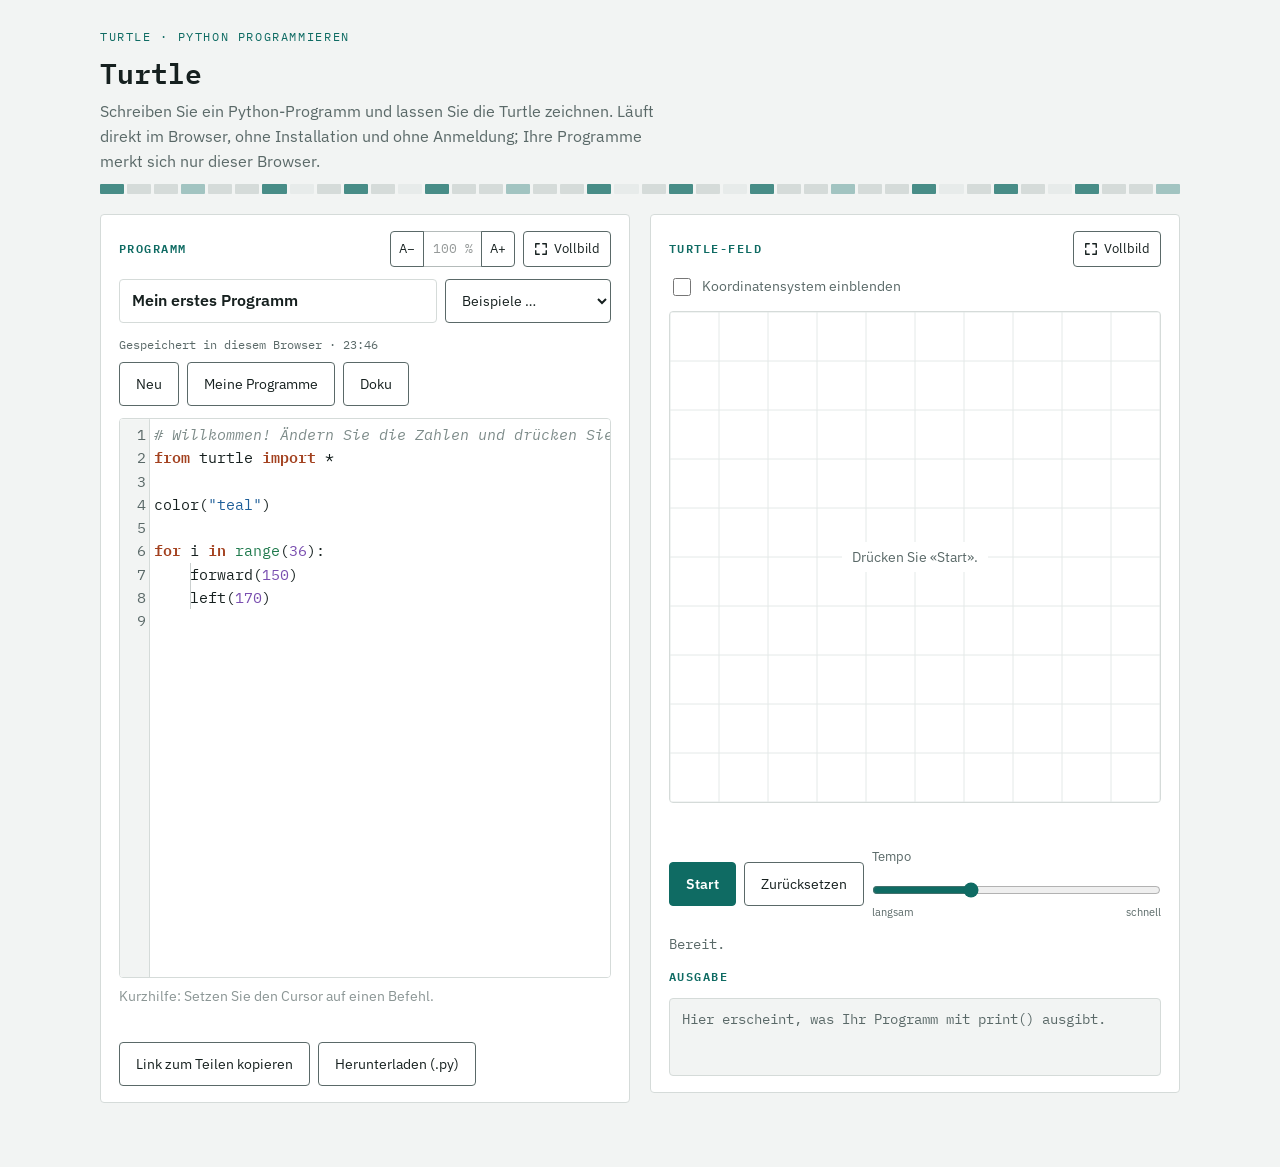
<file: index.html>
<!doctype html>
<html lang="de-CH">
<head>
<meta charset="utf-8">
<meta name="viewport" content="width=device-width, initial-scale=1">
<title>Turtle</title>
<meta name="description" content="Mit Python und der Turtle zeichnen: direkt im Browser, ohne Installation und ohne Anmeldung.">
<link rel="icon" href="assets/favicon.svg">
<link rel="preconnect" href="https://fonts.gstatic.com" crossorigin>
<link rel="stylesheet" href="https://fonts.googleapis.com/css2?family=IBM+Plex+Mono:wght@400;600&family=IBM+Plex+Sans:wght@400;500;600&display=swap">
<link rel="stylesheet" href="vendor/codemirror.css">
<link rel="stylesheet" href="assets/basis.css">
<link rel="stylesheet" href="assets/oberflaeche.css">
<link rel="stylesheet" href="assets/turtle.css">
</head>
<body>
<div class="bk" id="bk">
  <header class="bk-kopf-seite">
    <span class="eyebrow">Turtle · Python programmieren</span>
    <h1>Turtle</h1>
    <p class="lead" id="lead">Schreiben Sie ein Python-Programm und lassen Sie die Turtle zeichnen. Läuft direkt im Browser, ohne Installation und ohne Anmeldung; Ihre Programme merkt sich nur dieser Browser.</p>
    <div class="tu-kursleiste" id="kursLeiste" hidden>
      <button type="button" class="bk-knopf" id="knopfUebersicht" aria-haspopup="dialog">Übersicht</button>
      <button type="button" class="bk-knopf tu-lang" id="knopfKonzepte" aria-haspopup="dialog">Konzepte</button>
      <button type="button" class="bk-knopf" id="knopfMenue" aria-haspopup="menu" aria-expanded="false" aria-label="Weitere Befehle">⋯</button>
      <div class="tu-menue" id="menue" role="menu" hidden>
        <button type="button" role="menuitem" id="menueKonzepte">Konzepte</button>
        <a role="menuitem" id="linkFrei" href="./">Ohne Kurs programmieren</a>
      </div>
    </div>
    <div class="pixelrule" id="pixelrule" aria-hidden="true"></div>
  </header>

  <noscript><p class="oops">Diese Seite braucht JavaScript.</p></noscript>

  <div class="tu-kurs" id="kurs" hidden>
    <p class="bk-meldung fehler" id="kursFehler" role="alert" hidden></p>
    <section class="bk-pfad" id="pfad" aria-label="Lernpfad" hidden>
      <div class="bk-einheiten" id="einheiten" role="group" aria-label="Einheiten"></div>
      <div class="bk-strecke" id="strecke"><div class="bk-abschnitte" id="abschnitte"></div></div>
      <div class="bk-legende" aria-hidden="true">
        <span><i class="g"></i>automatisch geprüft</span>
        <span><i class="s"></i>selbst abgehakt</span>
        <span><i class="a"></i>aktuelle Aufgabe</span>
        <span><i class="k"></i>Selbstkontrolle</span>
        <span>★ Zusatzaufgabe</span>
      </div>
    </section>

    <section class="bk-aufgabe" id="aufgabe" aria-labelledby="aufgabeTitel" hidden>
      <div class="tu-kartenkopf">
        <h2 id="aufgabeTitel"><small id="aufgabeOrt"></small><span id="aufgabeName"></span></h2>
        <div class="tu-navi">
          <button type="button" class="bk-knopf" id="knopfZurueck">‹ Zurück</button>
          <button type="button" class="bk-knopf" id="knopfWeiter">Weiter ›</button>
        </div>
        <button type="button" class="tu-einklappen" id="einklappen" aria-expanded="true" aria-controls="aufgabeInhalt">Einklappen ▴</button>
      </div>
      <div class="tu-karteninhalt" id="aufgabeInhalt">
      <p class="tu-freigabe" id="freigabe" hidden></p>
      <p class="tu-etiketten" id="etiketten" hidden></p>
      <div class="tu-text" id="aufgabeText"></div>
      <fieldset class="bk-frage tu-vorher" id="vorherBox" hidden>
        <legend>Vorher: Ihre Vorhersage</legend>
        <p class="bk-frage-text" id="vorherText"></p>
        <div class="bk-frage-antworten" id="vorherAntworten"></div>
        <div class="tu-vorher-fuss">
          <p class="bk-frage-rueck" id="vorherRueck" role="status" aria-live="polite"></p>
          <button type="button" class="bk-knopf tu-klein" id="vorherOhne">Ohne Vorhersage starten</button>
        </div>
      </fieldset>
      <ol class="tu-fragen" id="fragen" hidden></ol>
      <div class="tu-vorhersage" id="vorhersage" hidden>
        <label for="vorhersageText">Ihre Vorhersage: Was wird dieses Programm zeichnen? Schreiben Sie es auf, bevor Sie «Start» drücken.</label>
        <textarea id="vorhersageText" rows="2" spellcheck="true"></textarea>
        <div class="tu-vergleich" id="vergleich" role="group" aria-label="Stimmte Ihre Vorhersage?"></div>
      </div>
      <ul class="tu-checkliste" id="checkliste" hidden></ul>
      <div class="tu-ideen" id="ideen" hidden>
        <p class="tu-ideen-titel">Ideenkarten: wenn Sie nicht weiterwissen</p>
        <div class="tu-ideen-liste" id="ideenListe"></div>
      </div>
      <img class="tu-bild" id="aufgabeBild" alt="" hidden>
      <p class="tu-weiter" id="weiterHinweis" hidden></p>
      <details class="bk-hinweis" id="hinweisBox">
        <summary>Hinweis anzeigen</summary>
        <div id="hinweisListe"></div>
        <button type="button" class="bk-knopf bk-tipp" id="knopfTipp">Noch ein Tipp</button>
      </details>
      <div class="tu-erledigt">
        <label class="bk-nebel-schalter"><input type="checkbox" id="selbst"> Als erledigt markieren</label>
        <span class="tu-status" id="aufgabeStatus" role="status" aria-live="polite"></span>
      </div>
      <div class="bk-challenge">
        <button type="button" class="bk-knopf" id="aufgabeTeilen">Link zum Teilen kopieren</button>
        <input type="text" class="bk-ch-link" id="aufgabeLink" readonly hidden aria-label="Link zur Aufgabe">
        <p class="bk-ch-meldung" id="aufgabeMeldung" role="status" aria-live="polite" hidden></p>
      </div>
      </div>
    </section>
  </div>

  <div class="bk-raster">
    <section class="bk-bau" aria-labelledby="bauTitel">
      <div class="tu-sektionkopf">
        <h2 id="bauTitel">Programm</h2>
        <span class="tu-schrift" role="group" aria-label="Schriftgrösse im Editor">
          <button type="button" class="bk-knopf" id="schriftKleiner" title="Schrift kleiner" aria-label="Schrift kleiner">A−</button>
          <button type="button" class="bk-knopf" id="schriftNormal" title="Normale Schriftgrösse"></button>
          <button type="button" class="bk-knopf" id="schriftGroesser" title="Schrift grösser" aria-label="Schrift grösser">A+</button>
        </span>
        <button type="button" class="bk-knopf tu-vollbild" data-vollbild="programm" aria-pressed="false"><svg viewBox="0 0 16 16" aria-hidden="true"><path class="gross" d="M2 6V2h4M10 2h4v4M14 10v4h-4M6 14H2v-4"/><path class="klein" d="M6 2v4H2M14 6h-4V2M10 14v-4h4M2 10h4v4"/></svg><span>Vollbild</span></button>
      </div>

      <div class="tu-kopf">
        <input type="text" class="tu-name" id="name" maxlength="60" aria-label="Name des Programms" placeholder="Name des Programms">
        <select class="tu-wahl" id="beispiele" aria-label="Beispiel öffnen"><option value="">Beispiele …</option></select>
      </div>
      <div class="bk-leiste">
        <span class="tu-gespeichert" id="gespeichert" role="status" aria-live="polite"></span>
        <span class="bk-leiste-knoepfe">
          <button type="button" class="bk-knopf" id="knopfStartcode" hidden>Zurück zum Startcode</button>
          <button type="button" class="bk-knopf" id="knopfNeu">Neu</button>
          <button type="button" class="bk-knopf" id="knopfProgramme">Meine Programme</button>
          <button type="button" class="bk-knopf" id="knopfDoku" aria-controls="doku" aria-expanded="false" title="Befehle und Anleitungen nachschlagen">Doku</button>
        </span>
      </div>

      <div class="tu-editor"><textarea id="code" aria-label="Python-Programm"></textarea></div>
      <p class="tu-kurzhilfe" id="kurzhilfe" aria-live="polite"></p>

      <div class="bk-challenge">
        <button type="button" class="bk-knopf" id="knopfTeilen">Link zum Teilen kopieren</button>
        <button type="button" class="bk-knopf" id="knopfLaden">Herunterladen (.py)</button>
        <input type="text" class="bk-ch-link" id="teilenLink" readonly hidden aria-label="Link zum Programm">
        <p class="bk-ch-meldung" id="teilenMeldung" role="status" aria-live="polite" hidden></p>
      </div>
    </section>

    <section class="bk-lauf" aria-labelledby="laufTitel">
      <div class="tu-sektionkopf">
        <h2 id="laufTitel">Turtle-Feld</h2>
        <button type="button" class="bk-knopf tu-vollbild" data-vollbild="feld" aria-pressed="false"><svg viewBox="0 0 16 16" aria-hidden="true"><path class="gross" d="M2 6V2h4M10 2h4v4M14 10v4h-4M6 14H2v-4"/><path class="klein" d="M6 2v4H2M14 6h-4V2M10 14v-4h4M2 10h4v4"/></svg><span>Vollbild</span></button>
      </div>
      <div class="tu-buehne">
        <label class="bk-nebel-schalter">
          <input type="checkbox" id="koordinaten"> Koordinatensystem einblenden
        </label>
        <label class="bk-nebel-schalter" id="vorlageSchalter" hidden>
          <input type="checkbox" id="vorlage"> Zielbild als Vorlage einblenden
        </label>
        <div class="tu-feld" id="feld">
          <div class="tu-leer" id="leer"><span>Drücken Sie «Start».</span></div>
          <svg class="tu-raster" id="raster" aria-hidden="true"></svg>
          <div class="tu-maus" id="maus" aria-hidden="true" hidden></div>
        </div>
        <p class="bk-feldinfo tu-feldinfo" aria-live="polite"><span id="feldPos"></span><span id="feldZoom"></span></p>
      </div>

      <div class="tu-seite">
        <div class="bk-steuerung">
          <button type="button" class="bk-knopf primaer" id="knopfStart" title="Strg/⌘ + Eingabetaste startet neu">Start</button>
          <button type="button" class="bk-knopf" id="knopfReset">Zurücksetzen</button>
          <label class="bk-tempo">Tempo
            <input type="range" id="tempo" min="1" max="7" step="1" value="3" aria-valuetext="mittel">
            <span class="bk-tempo-skala" aria-hidden="true"><span>langsam</span><span>schnell</span></span>
          </label>
        </div>
        <p class="bk-schritt" id="zustand" aria-live="polite"></p>

        <div class="bk-meldung fehler" id="meldung" role="alert" hidden></div>
        <div class="bk-meldung" id="vorherMeldung" role="status" aria-live="polite" hidden></div>
        <div class="bk-meldung" id="pruefung" role="status" aria-live="polite" hidden></div>
        <fieldset class="bk-frage" id="nachherBox" hidden>
          <legend>Nachher: Frage zum Programm</legend>
          <p class="bk-frage-text" id="nachherText"></p>
          <div class="bk-frage-antworten" id="nachherAntworten"></div>
          <p class="bk-frage-rueck" id="nachherRueck" role="status" aria-live="polite"></p>
        </fieldset>
        <div class="bk-meldung" id="frageWerkzeug" hidden>
          <strong>Fragen-Werkzeug</strong>
          <p>Schlüssel für «richtig» bei «vorher» und «nachher» in kurs.json.</p>
          <div class="tu-fw">
            <label>Aufgabe (id) <input type="text" id="fwId" autocomplete="off" spellcheck="false"></label>
            <label>Frage <select id="fwArt"><option value="vorher">vorher</option><option value="nachher">nachher</option></select></label>
            <label>Richtige Antwort <input type="text" id="fwWert" autocomplete="off" spellcheck="false" placeholder="Nummer (1, 2 …) oder Zahl"></label>
            <label><input type="checkbox" id="fwZahl"> Zahl-Frage</label>
          </div>
          <p class="tu-fw-aus">«richtig»: <code id="fwAus">–</code></p>
        </div>
        <div class="bk-meldung" id="zielWerkzeug" hidden>
          <strong>Zielbild-Werkzeug</strong>
          <p>Nach jedem Lauf steht hier die Zeichnung als «ziel» für kurs.json.</p>
          <label class="bk-nebel-schalter"><input type="checkbox" id="zielFarbe"> Farben übernehmen</label>
          <textarea class="tu-zieltext" id="zielText" readonly rows="6" aria-label="Zielbild als JSON"></textarea>
          <button type="button" class="bk-knopf" id="zielKopieren">Kopieren</button>
        </div>

        <div class="tu-ausgabe-kopf"><h2 id="ausgabeTitel">Ausgabe</h2></div>
        <pre class="tu-ausgabe" id="ausgabe" aria-labelledby="ausgabeTitel" aria-live="polite"></pre>
        <div class="tu-eingabe" id="eingabeZeile" hidden>
          <input type="text" id="eingabe" autocomplete="off" autocapitalize="off" autocorrect="off" spellcheck="false" aria-label="Eingabe für input()">
          <button type="button" class="bk-knopf primaer" id="knopfEingabe">Senden</button>
        </div>
      </div>
    </section>
  </div>
</div>

<aside class="tu-doku" id="doku" aria-labelledby="dokuTitel" hidden>
  <div class="tu-doku-kopf">
    <h2 id="dokuTitel">Doku</h2>
    <button type="button" class="bk-knopf" id="dokuZu" title="Doku schliessen (Esc)">Schliessen</button>
  </div>
  <div class="tu-doku-suchzeile">
    <input type="search" class="tu-doku-suche" id="dokuSuche" placeholder="Suchen, z. B. Kreis" aria-label="In der Doku suchen" autocomplete="off" autocapitalize="off" spellcheck="false">
    <select class="tu-wahl" id="dokuGruppe" aria-label="Zu einer Gruppe springen"><option value="">Gruppe …</option></select>
  </div>
  <p class="tu-doku-info" id="dokuInfo" role="status" aria-live="polite"></p>
  <div class="tu-doku-liste" id="dokuListe"></div>
</aside>

<dialog class="bk-bild tu-dialog" id="programmeDialog" aria-labelledby="programmeTitel">
  <h2 id="programmeTitel">Meine Programme</h2>
  <p class="bk-bild-hilfe">Die Programme liegen nur in diesem Browser. Sichern Sie wichtige Programme zusätzlich als Datei.</p>
  <ul class="tu-liste" id="liste"></ul>
  <div class="bk-bild-knoepfe">
    <button type="button" class="bk-knopf" id="knopfOeffnen">Datei öffnen (.py, .json)</button>
    <button type="button" class="bk-knopf" id="knopfSichern">Alle sichern (.json)</button>
    <button type="button" class="bk-knopf" id="programmeZu">Schliessen</button>
  </div>
  <input type="file" id="datei" accept=".py,.txt,.json,text/plain,application/json" hidden>
</dialog>

<dialog class="bk-bild tu-dialog" id="importDialog" aria-labelledby="importTitel">
  <h2 id="importTitel">Programm erhalten</h2>
  <p class="bk-bild-hilfe" id="importText"></p>
  <pre class="tu-vorschau" id="importCode"></pre>
  <div class="bk-bild-knoepfe">
    <button type="button" class="bk-knopf primaer" id="importJa">Übernehmen</button>
    <button type="button" class="bk-knopf" id="importNein">Ablehnen</button>
  </div>
</dialog>

<dialog class="bk-bild tu-dialog tu-uebersicht" id="uebersichtDialog" aria-labelledby="uebersichtTitel">
  <div class="tu-dialogkopf">
    <h2 id="uebersichtTitel">Übersicht</h2>
    <button type="button" class="bk-knopf" id="uebersichtZu">Schliessen</button>
  </div>
  <div class="tu-ue-gitter" id="uebersichtGitter"></div>
</dialog>

<div class="bk-schild" id="schild" aria-hidden="true" hidden></div>

<dialog class="bk-bild tu-dialog tu-konzepte" id="konzepteDialog" aria-labelledby="konzepteTitel">
  <h2 id="konzepteTitel">Konzepte</h2>
  <div class="tu-konzeptwahl" id="konzeptWahl" role="group" aria-label="Konzept wählen"></div>
  <div class="tu-text tu-konzepttext" id="konzeptText"></div>
  <div class="bk-bild-knoepfe">
    <button type="button" class="bk-knopf" id="konzepteZu">Schliessen</button>
  </div>
</dialog>

<script src="vendor/codemirror.js"></script>
<script src="vendor/python.js"></script>
<script src="vendor/closebrackets.js"></script>
<script src="vendor/matchbrackets.js"></script>
<script src="vendor/lz-string.min.js"></script>
<script src="assets/beispiele.js"></script>
<script src="assets/fehlerhilfe.js"></script>
<script src="assets/befehle.js"></script>
<script src="assets/kurs.js"></script>
<script src="assets/pruefung.js"></script>
<script src="assets/app.js"></script>
<script src="assets/kursmodus.js"></script>
<script src="assets/doku.js"></script>
</body>
</html>
</file>
<file: vendor/codemirror.css>
/* BASICS */

.CodeMirror {
  /* Set height, width, borders, and global font properties here */
  font-family: monospace;
  height: 300px;
  color: black;
  direction: ltr;
}

/* PADDING */

.CodeMirror-lines {
  padding: 4px 0; /* Vertical padding around content */
}
.CodeMirror pre.CodeMirror-line,
.CodeMirror pre.CodeMirror-line-like {
  padding: 0 4px; /* Horizontal padding of content */
}

.CodeMirror-scrollbar-filler, .CodeMirror-gutter-filler {
  background-color: white; /* The little square between H and V scrollbars */
}

/* GUTTER */

.CodeMirror-gutters {
  border-right: 1px solid #ddd;
  background-color: #f7f7f7;
  white-space: nowrap;
}
.CodeMirror-linenumbers {}
.CodeMirror-linenumber {
  padding: 0 3px 0 5px;
  min-width: 20px;
  text-align: right;
  color: #999;
  white-space: nowrap;
}

.CodeMirror-guttermarker { color: black; }
.CodeMirror-guttermarker-subtle { color: #999; }

/* CURSOR */

.CodeMirror-cursor {
  border-left: 1px solid black;
  border-right: none;
  width: 0;
}
/* Shown when moving in bi-directional text */
.CodeMirror div.CodeMirror-secondarycursor {
  border-left: 1px solid silver;
}
.cm-fat-cursor .CodeMirror-cursor {
  width: auto;
  border: 0 !important;
  background: #7e7;
}
.cm-fat-cursor div.CodeMirror-cursors {
  z-index: 1;
}
.cm-fat-cursor .CodeMirror-line::selection,
.cm-fat-cursor .CodeMirror-line > span::selection, 
.cm-fat-cursor .CodeMirror-line > span > span::selection { background: transparent; }
.cm-fat-cursor .CodeMirror-line::-moz-selection,
.cm-fat-cursor .CodeMirror-line > span::-moz-selection,
.cm-fat-cursor .CodeMirror-line > span > span::-moz-selection { background: transparent; }
.cm-fat-cursor { caret-color: transparent; }
@-moz-keyframes blink {
  0% {}
  50% { background-color: transparent; }
  100% {}
}
@-webkit-keyframes blink {
  0% {}
  50% { background-color: transparent; }
  100% {}
}
@keyframes blink {
  0% {}
  50% { background-color: transparent; }
  100% {}
}

/* Can style cursor different in overwrite (non-insert) mode */
.CodeMirror-overwrite .CodeMirror-cursor {}

.cm-tab { display: inline-block; text-decoration: inherit; }

.CodeMirror-rulers {
  position: absolute;
  left: 0; right: 0; top: -50px; bottom: 0;
  overflow: hidden;
}
.CodeMirror-ruler {
  border-left: 1px solid #ccc;
  top: 0; bottom: 0;
  position: absolute;
}

/* DEFAULT THEME */

.cm-s-default .cm-header {color: blue;}
.cm-s-default .cm-quote {color: #090;}
.cm-negative {color: #d44;}
.cm-positive {color: #292;}
.cm-header, .cm-strong {font-weight: bold;}
.cm-em {font-style: italic;}
.cm-link {text-decoration: underline;}
.cm-strikethrough {text-decoration: line-through;}

.cm-s-default .cm-keyword {color: #708;}
.cm-s-default .cm-atom {color: #219;}
.cm-s-default .cm-number {color: #164;}
.cm-s-default .cm-def {color: #00f;}
.cm-s-default .cm-variable,
.cm-s-default .cm-punctuation,
.cm-s-default .cm-property,
.cm-s-default .cm-operator {}
.cm-s-default .cm-variable-2 {color: #05a;}
.cm-s-default .cm-variable-3, .cm-s-default .cm-type {color: #085;}
.cm-s-default .cm-comment {color: #a50;}
.cm-s-default .cm-string {color: #a11;}
.cm-s-default .cm-string-2 {color: #f50;}
.cm-s-default .cm-meta {color: #555;}
.cm-s-default .cm-qualifier {color: #555;}
.cm-s-default .cm-builtin {color: #30a;}
.cm-s-default .cm-bracket {color: #997;}
.cm-s-default .cm-tag {color: #170;}
.cm-s-default .cm-attribute {color: #00c;}
.cm-s-default .cm-hr {color: #999;}
.cm-s-default .cm-link {color: #00c;}

.cm-s-default .cm-error {color: #f00;}
.cm-invalidchar {color: #f00;}

.CodeMirror-composing { border-bottom: 2px solid; }

/* Default styles for common addons */

div.CodeMirror span.CodeMirror-matchingbracket {color: #0b0;}
div.CodeMirror span.CodeMirror-nonmatchingbracket {color: #a22;}
.CodeMirror-matchingtag { background: rgba(255, 150, 0, .3); }
.CodeMirror-activeline-background {background: #e8f2ff;}

/* STOP */

/* The rest of this file contains styles related to the mechanics of
   the editor. You probably shouldn't touch them. */

.CodeMirror {
  position: relative;
  overflow: hidden;
  background: white;
}

.CodeMirror-scroll {
  overflow: scroll !important; /* Things will break if this is overridden */
  /* 50px is the magic margin used to hide the element's real scrollbars */
  /* See overflow: hidden in .CodeMirror */
  margin-bottom: -50px; margin-right: -50px;
  padding-bottom: 50px;
  height: 100%;
  outline: none; /* Prevent dragging from highlighting the element */
  position: relative;
  z-index: 0;
}
.CodeMirror-sizer {
  position: relative;
  border-right: 50px solid transparent;
}

/* The fake, visible scrollbars. Used to force redraw during scrolling
   before actual scrolling happens, thus preventing shaking and
   flickering artifacts. */
.CodeMirror-vscrollbar, .CodeMirror-hscrollbar, .CodeMirror-scrollbar-filler, .CodeMirror-gutter-filler {
  position: absolute;
  z-index: 6;
  display: none;
  outline: none;
}
.CodeMirror-vscrollbar {
  right: 0; top: 0;
  overflow-x: hidden;
  overflow-y: scroll;
}
.CodeMirror-hscrollbar {
  bottom: 0; left: 0;
  overflow-y: hidden;
  overflow-x: scroll;
}
.CodeMirror-scrollbar-filler {
  right: 0; bottom: 0;
}
.CodeMirror-gutter-filler {
  left: 0; bottom: 0;
}

.CodeMirror-gutters {
  position: absolute; left: 0; top: 0;
  min-height: 100%;
  z-index: 3;
}
.CodeMirror-gutter {
  white-space: normal;
  height: 100%;
  display: inline-block;
  vertical-align: top;
  margin-bottom: -50px;
}
.CodeMirror-gutter-wrapper {
  position: absolute;
  z-index: 4;
  background: none !important;
  border: none !important;
}
.CodeMirror-gutter-background {
  position: absolute;
  top: 0; bottom: 0;
  z-index: 4;
}
.CodeMirror-gutter-elt {
  position: absolute;
  cursor: default;
  z-index: 4;
}
.CodeMirror-gutter-wrapper ::selection { background-color: transparent }
.CodeMirror-gutter-wrapper ::-moz-selection { background-color: transparent }

.CodeMirror-lines {
  cursor: text;
  min-height: 1px; /* prevents collapsing before first draw */
}
.CodeMirror pre.CodeMirror-line,
.CodeMirror pre.CodeMirror-line-like {
  /* Reset some styles that the rest of the page might have set */
  -moz-border-radius: 0; -webkit-border-radius: 0; border-radius: 0;
  border-width: 0;
  background: transparent;
  font-family: inherit;
  font-size: inherit;
  margin: 0;
  white-space: pre;
  word-wrap: normal;
  line-height: inherit;
  color: inherit;
  z-index: 2;
  position: relative;
  overflow: visible;
  -webkit-tap-highlight-color: transparent;
  -webkit-font-variant-ligatures: contextual;
  font-variant-ligatures: contextual;
}
.CodeMirror-wrap pre.CodeMirror-line,
.CodeMirror-wrap pre.CodeMirror-line-like {
  word-wrap: break-word;
  white-space: pre-wrap;
  word-break: normal;
}

.CodeMirror-linebackground {
  position: absolute;
  left: 0; right: 0; top: 0; bottom: 0;
  z-index: 0;
}

.CodeMirror-linewidget {
  position: relative;
  z-index: 2;
  padding: 0.1px; /* Force widget margins to stay inside of the container */
}

.CodeMirror-widget {}

.CodeMirror-rtl pre { direction: rtl; }

.CodeMirror-code {
  outline: none;
}

/* Force content-box sizing for the elements where we expect it */
.CodeMirror-scroll,
.CodeMirror-sizer,
.CodeMirror-gutter,
.CodeMirror-gutters,
.CodeMirror-linenumber {
  -moz-box-sizing: content-box;
  box-sizing: content-box;
}

.CodeMirror-measure {
  position: absolute;
  width: 100%;
  height: 0;
  overflow: hidden;
  visibility: hidden;
}

.CodeMirror-cursor {
  position: absolute;
  pointer-events: none;
}
.CodeMirror-measure pre { position: static; }

div.CodeMirror-cursors {
  visibility: hidden;
  position: relative;
  z-index: 3;
}
div.CodeMirror-dragcursors {
  visibility: visible;
}

.CodeMirror-focused div.CodeMirror-cursors {
  visibility: visible;
}

.CodeMirror-selected { background: #d9d9d9; }
.CodeMirror-focused .CodeMirror-selected { background: #d7d4f0; }
.CodeMirror-crosshair { cursor: crosshair; }
.CodeMirror-line::selection, .CodeMirror-line > span::selection, .CodeMirror-line > span > span::selection { background: #d7d4f0; }
.CodeMirror-line::-moz-selection, .CodeMirror-line > span::-moz-selection, .CodeMirror-line > span > span::-moz-selection { background: #d7d4f0; }

.cm-searching {
  background-color: #ffa;
  background-color: rgba(255, 255, 0, .4);
}

/* Used to force a border model for a node */
.cm-force-border { padding-right: .1px; }

@media print {
  /* Hide the cursor when printing */
  .CodeMirror div.CodeMirror-cursors {
    visibility: hidden;
  }
}

/* See issue #2901 */
.cm-tab-wrap-hack:after { content: ''; }

/* Help users use markselection to safely style text background */
span.CodeMirror-selectedtext { background: none; }
</file>
<file: assets/basis.css>
/* ============================================================
   basis.css – Farbtokens (Hell/Dunkel), Schrift und Grundlayout.
   Unverändert übernommen aus masta-nksa/kara (dort aus masta-nksa/checks).
   ============================================================ */
:root{
  --ground:#f2f4f3;
  --surface:#ffffff;
  --line:#d5dbd9;
  --ink:#16201f;
  --ink-soft:#5a6968;
  --accent:#0f6b63;
  --accent-soft:#d9ece9;
  --ok:#1f7a4d;
  --ok-soft:#dcefe3;
  --no:#a3411f;
  --no-soft:#f6e2da;
  --radius:4px;
}
@media (prefers-color-scheme: dark){
  :root:not([data-theme="light"]){
    --ground:#101615;
    --surface:#182120;
    --line:#2c3937;
    --ink:#e8efed;
    --ink-soft:#9aaba9;
    --accent:#5fd3c4;
    --accent-soft:#1d312f;
    --ok:#66d29a;
    --ok-soft:#172c22;
    --no:#e8a084;
    --no-soft:#2e1e18;
  }
}
:root[data-theme="dark"]{
  --ground:#101615;
  --surface:#182120;
  --line:#2c3937;
  --ink:#e8efed;
  --ink-soft:#9aaba9;
  --accent:#5fd3c4;
  --accent-soft:#1d312f;
  --ok:#66d29a;
  --ok-soft:#172c22;
  --no:#e8a084;
  --no-soft:#2e1e18;
}

*{box-sizing:border-box}
body{
  margin:0;
  background:var(--ground);
  color:var(--ink);
  font-family:"IBM Plex Sans",-apple-system,BlinkMacSystemFont,"Segoe UI",sans-serif;
  line-height:1.55;
  font-size:16px;
}
.wrap{max-width:680px;margin:0 auto;padding:32px 20px 64px;display:flex;flex-direction:column;gap:24px}

header{display:flex;flex-direction:column;gap:10px}
.eyebrow{
  font-family:"IBM Plex Mono",ui-monospace,monospace;
  font-size:.72rem;letter-spacing:.14em;text-transform:uppercase;color:var(--accent);
}
h1{
  font-family:"IBM Plex Mono",ui-monospace,monospace;
  font-weight:600;font-size:1.75rem;line-height:1.2;margin:0;text-wrap:balance;
}
.lead{margin:0;color:var(--ink-soft);max-width:56ch}

.pixelrule{display:flex;gap:3px;height:10px}
.pixelrule i{flex:1;background:var(--line);border-radius:1px}
.pixelrule i:nth-child(3n+1){background:var(--accent);opacity:.75}
.pixelrule i:nth-child(4n){opacity:.35}

/* Fehlermeldung, falls eine Datei fehlt oder kaputt ist */
.oops{
  background:var(--surface);border:1px solid var(--no);border-left-width:3px;
  border-radius:var(--radius);padding:16px 18px;
}
.oops h2{margin:0 0 6px;font-size:1rem;font-family:"IBM Plex Mono",ui-monospace,monospace}
.oops p{margin:0;color:var(--ink-soft);font-size:.92rem}
.oops code{font-family:"IBM Plex Mono",ui-monospace,monospace;font-size:.85em}

@media (prefers-reduced-motion: reduce){*{transition:none!important}}
</file>
<file: assets/oberflaeche.css>
/* ============================================================
   oberflaeche.css – Seitenraster, Knöpfe, Tempo, Meldungen, Dialoge.
   Klassen und Werte wie in masta-nksa/kara (baukasten/baukasten.css),
   damit Kara und Turtle gleich aussehen und sich gleich bedienen lassen.
   ============================================================ */

.bk{max-width:1120px;margin:0 auto;padding:28px 20px 64px;display:flex;flex-direction:column;gap:20px}
.bk-kopf-seite{gap:10px}
.bk h2{
  font-family:"IBM Plex Mono",ui-monospace,monospace;font-size:.78rem;letter-spacing:.12em;
  text-transform:uppercase;color:var(--accent);margin:0 0 10px;font-weight:600;
}

/* ---------- Kursmodus: Auswahlknöpfe und Aufgabenkarte ---------- */
.bk-reihe{
  font:inherit;font-size:.82rem;font-family:"IBM Plex Mono",ui-monospace,monospace;letter-spacing:.06em;
  cursor:pointer;min-height:40px;padding:6px 14px;background:transparent;color:var(--ink-soft);
  border:1px solid var(--line);border-radius:var(--radius);
}
.bk-reihe:hover{border-color:var(--accent);color:var(--ink)}
.bk-reihe[aria-pressed="true"]{border-color:var(--accent);background:var(--accent-soft);color:var(--ink);font-weight:600}
.bk-reihe:focus-visible{outline:3px solid var(--accent);outline-offset:2px}
.bk-aufgabe{background:var(--surface);border:1px solid var(--line);border-radius:var(--radius);padding:16px 18px}
.bk-aufgabe h2{font-size:.95rem;letter-spacing:0;text-transform:none;color:var(--ink);margin-bottom:6px}
.bk-aufgabe p{margin:0}
.bk-aufgabe .bk-hinweis{margin-top:10px}
.bk-aufgabe .bk-challenge{margin-top:10px}
.bk-hinweis p + p{border-top:1px dashed var(--line);padding-top:8px}
.bk-tipp{min-height:36px;padding:4px 12px;font-size:.85rem;margin:2px 0 6px}
.bk-tipp[hidden]{display:none}

/* ---------- Raster ---------- */
.bk-raster{display:grid;gap:20px;grid-template-columns:minmax(0,1fr)}
@media (min-width:720px){
  .bk-raster{grid-template-columns:minmax(0,1fr) minmax(0,1fr);align-items:start}
  .bk-lauf{position:sticky;top:12px}
}
.bk-bau,.bk-lauf{
  background:var(--surface);border:1px solid var(--line);border-radius:var(--radius);padding:16px 18px;
  display:flex;flex-direction:column;gap:12px;min-width:0;
}
.bk-bau h2,.bk-lauf h2{margin:0}

/* ---------- Knöpfe ---------- */
.bk-knopf{
  font:inherit;font-size:.9rem;cursor:pointer;min-height:44px;padding:8px 16px;
  background:var(--surface);color:var(--ink);border:1px solid var(--ink-soft);border-radius:var(--radius);
}
.bk-knopf:hover:not(:disabled){border-color:var(--accent);background:var(--accent-soft)}
.bk-knopf:disabled{opacity:.45;cursor:default}
.bk-knopf.primaer{background:var(--accent);border-color:var(--accent);color:var(--surface);font-weight:600}
.bk-knopf.primaer:hover:not(:disabled){background:var(--accent);filter:brightness(1.1)}
.bk-knopf:focus-visible,.bk-tempo input:focus-visible{outline:3px solid var(--accent);outline-offset:2px}

.bk-leiste{display:flex;flex-wrap:wrap;gap:8px;align-items:center;justify-content:space-between}
.bk-leiste-knoepfe{display:flex;gap:8px;flex-wrap:wrap}

/* ---------- Steuerung und Tempo ---------- */
.bk-steuerung{display:flex;flex-wrap:wrap;gap:8px;align-items:center}
.bk-tempo{display:flex;flex-direction:column;gap:2px;font-size:.8rem;color:var(--ink-soft);flex:1;min-width:140px}
.bk-tempo input{width:100%;min-height:44px;margin:0;accent-color:var(--accent)}
.bk-tempo-skala{display:flex;justify-content:space-between;font-size:.7rem;margin-top:-10px}
.bk-schritt{margin:0;min-height:1.5em;font-size:.85rem;color:var(--ink-soft);font-family:"IBM Plex Mono",ui-monospace,monospace}

/* ---------- Meldungen ---------- */
.bk-meldung{
  border-left:3px solid var(--accent);padding:10px 12px;background:var(--accent-soft);
  display:flex;flex-direction:column;gap:8px;align-items:flex-start;
}
.bk-meldung[hidden]{display:none}
.bk-meldung.ok{border-left-color:var(--ok);background:var(--ok-soft)}
.bk-meldung.fehler{border-left-color:var(--no);background:var(--no-soft)}
.bk-meldung strong{font-size:1.05rem}
.bk-meldung p{margin:0}

/* ---------- Schalter und Feldinfo unter dem Feld (wie «Nebel» in Kara) ---------- */
.bk-nebel-schalter{display:flex;align-items:center;gap:8px;font-size:.85rem;color:var(--ink-soft);cursor:pointer;margin:-4px 0 0}
.bk-nebel-schalter input{width:18px;height:18px;accent-color:var(--accent)}
.bk-feldinfo{margin:0;font-size:.82rem;color:var(--ink-soft)}

/* ---------- Hinweise zum Aufklappen ---------- */
.bk-hinweis{font-size:.92rem;color:var(--ink-soft)}
.bk-hinweis summary{cursor:pointer;min-height:44px;display:flex;align-items:center;width:max-content;max-width:100%}
.bk-hinweis summary:focus-visible{outline:3px solid var(--accent);outline-offset:2px}
.bk-hinweis p{padding:2px 0 6px}

.bk-hilfe{margin:0;font-size:.85rem;color:var(--ink-soft);max-width:90ch}
.bk-hilfe b{color:var(--ink)}

/* ---------- Teilen (wie «Link zum Teilen kopieren» in Kara) ---------- */
.bk-challenge{display:flex;flex-wrap:wrap;gap:8px;align-items:center}
.bk-challenge > [hidden]{display:none !important}
.bk-ch-link{flex-basis:100%;font-family:"IBM Plex Mono",ui-monospace,monospace;font-size:.75rem;padding:8px;color:var(--ink);background:var(--ground);border:1px solid var(--line);border-radius:var(--radius);min-width:0}
.bk-ch-meldung{flex-basis:100%;margin:0;font-size:.88rem;color:var(--ink-soft)}

/* ---------- Dialoge ---------- */
.bk-bild [hidden]{display:none}
.bk-bild{
  width:min(92vw,380px);padding:18px;border:1px solid var(--line);border-radius:var(--radius);
  background:var(--surface);color:var(--ink);box-shadow:0 12px 40px rgba(0,0,0,.35);
}
.bk-bild::backdrop{background:rgba(0,0,0,.55)}
.bk-bild h2{margin:0 0 8px}
.bk-bild-hilfe{margin:0 0 12px;font-size:.88rem;color:var(--ink-soft)}
.bk-bild-knoepfe{display:flex;flex-wrap:wrap;gap:8px}

@media (max-width:560px){
  .bk{padding:20px 14px 48px}
  .bk-bau,.bk-lauf,.bk-aufgabe{padding:14px}
}
</file>
<file: assets/turtle.css>
/* ============================================================
   turtle.css – Editor, Turtle-Feld, Ausgabe und Programmliste.
   Farben aus basis.css, Grundbausteine aus oberflaeche.css.
   ============================================================ */

:root{
  --tok-kw:#a3411f; --tok-str:#1f5f99; --tok-num:#7a4fb0; --tok-com:#7d8b89; --tok-def:#0f6b63; --tok-builtin:#1f7a4d;
  --sel:#cfe6e2; --fehlerzeile:rgba(163,65,31,.16);
}
@media (prefers-color-scheme: dark){
  :root:not([data-theme="light"]){
    --tok-kw:#e8a084; --tok-str:#8cc4f5; --tok-num:#c7a6f0; --tok-com:#7f908e; --tok-def:#5fd3c4; --tok-builtin:#66d29a;
    --sel:#24433f; --fehlerzeile:rgba(232,160,132,.18);
  }
}
:root[data-theme="dark"]{
  --tok-kw:#e8a084; --tok-str:#8cc4f5; --tok-num:#c7a6f0; --tok-com:#7f908e; --tok-def:#5fd3c4; --tok-builtin:#66d29a;
  --sel:#24433f; --fehlerzeile:rgba(232,160,132,.18);
}

/* ---------- Programmkopf ---------- */
.tu-kopf{display:flex;flex-wrap:wrap;gap:8px;align-items:center}
.tu-name{
  flex:1 1 180px;min-width:0;min-height:44px;padding:8px 12px;font:inherit;font-weight:600;
  color:var(--ink);background:var(--surface);border:1px solid var(--line);border-radius:var(--radius);
}
.tu-name:focus-visible,.tu-wahl:focus-visible,.tu-eingabe input:focus-visible{outline:3px solid var(--accent);outline-offset:2px}
.tu-wahl{
  font:inherit;font-size:.9rem;min-height:44px;padding:8px 12px;cursor:pointer;
  color:var(--ink);background:var(--surface);border:1px solid var(--ink-soft);border-radius:var(--radius);
}
.tu-gespeichert{font-family:"IBM Plex Mono",ui-monospace,monospace;font-size:.78rem;color:var(--ink-soft);min-height:1.2em}

/* ---------- Editor (CodeMirror 5) ---------- */
.tu-editor{border:1px solid var(--line);border-radius:var(--radius);overflow:hidden}
.tu-editor .CodeMirror{
  height:min(62vh,560px);min-height:280px;background:var(--surface);color:var(--ink);
  font:var(--schrift,15px)/1.55 "IBM Plex Mono",ui-monospace,SFMono-Regular,Menlo,Consolas,monospace;
}
.tu-editor .CodeMirror-gutters{background:var(--ground);border-right:1px solid var(--line)}
.tu-editor .CodeMirror-linenumber{color:var(--ink-soft)}
.tu-editor .CodeMirror-cursor{border-left-color:var(--ink)}
.tu-editor .CodeMirror-selected,.tu-editor .CodeMirror-focused .CodeMirror-selected{background:var(--sel)}
.tu-editor .CodeMirror-matchingbracket{color:inherit !important;background:var(--sel)}
.tu-editor .CodeMirror-focused{outline:none}
.tu-editor:focus-within{border-color:var(--accent);box-shadow:0 0 0 1px var(--accent)}
.cm-s-default .cm-keyword{color:var(--tok-kw);font-weight:600}
.cm-s-default .cm-string,.cm-s-default .cm-string-2{color:var(--tok-str)}
.cm-s-default .cm-number{color:var(--tok-num)}
.cm-s-default .cm-comment{color:var(--tok-com);font-style:italic}
.cm-s-default .cm-def{color:var(--tok-def);font-weight:600}
.cm-s-default .cm-builtin,.cm-s-default .cm-variable-3{color:var(--tok-builtin)}
.cm-s-default .cm-variable,.cm-s-default .cm-variable-2,.cm-s-default .cm-operator,.cm-s-default .cm-property{color:var(--ink)}
.tu-fehlerzeile{background:var(--fehlerzeile)}

/* ---------- Turtle-Feld ---------- */
.tu-feld{
  position:relative;width:100%;aspect-ratio:1;background:#fff;
  border:1px solid var(--line);border-radius:var(--radius);overflow:hidden;
}
/* Schichten: Kacheln/Koordinaten (unten) · Hinweis · Zeichnung im iframe (durchsichtig, oben) */
.tu-feld iframe{position:absolute;inset:0;width:100%;height:100%;border:0;background:transparent;z-index:2;color-scheme:normal}
.tu-leer{position:absolute;inset:0;z-index:1;display:grid;place-items:center;padding:24px;text-align:center;color:#5a6968;font-size:.9rem}
.tu-leer span{background:#fff;padding:4px 10px;border-radius:var(--radius)}
.tu-leer[hidden]{display:none}
.mit-raster .tu-leer span{display:none}

.tu-raster{position:absolute;inset:0;width:100%;height:100%;pointer-events:none;z-index:0}
.tu-raster .kachel{stroke:#e4e9e8;stroke-width:1;vector-effect:non-scaling-stroke}
.tu-raster .feldrand{fill:none;stroke:#0f6b63;stroke-width:1.5;stroke-dasharray:6 4;vector-effect:non-scaling-stroke;opacity:.55}
.tu-raster .gitter{stroke:#b9c4c2;stroke-width:1;vector-effect:non-scaling-stroke}
.tu-raster .achse{stroke:#5a6968;stroke-width:1.5;vector-effect:non-scaling-stroke}
.tu-raster text{fill:#5a6968;font-family:"IBM Plex Mono",ui-monospace,monospace;paint-order:stroke;stroke:#fff;stroke-linejoin:round}
/* Koordinaten beim Zeiger */
.tu-maus{
  position:absolute;left:0;top:0;z-index:3;pointer-events:none;white-space:nowrap;
  padding:2px 7px;font:600 .78rem/1.4 "IBM Plex Mono",ui-monospace,monospace;font-variant-numeric:tabular-nums;
  color:#16201f;background:rgba(255,255,255,.88);border:1px solid #c9d2d0;border-radius:var(--radius);
  box-shadow:0 1px 4px rgba(0,0,0,.12);
}
.tu-maus[hidden]{display:none}
.tu-feldinfo{display:flex;justify-content:space-between;gap:12px;height:1.5em;white-space:nowrap;overflow:hidden;font-variant-numeric:tabular-nums}
.tu-feldinfo span{overflow:hidden;text-overflow:ellipsis}
#feldZoom{color:var(--accent);font-weight:600}

/* ---------- Fehlermeldung ---------- */
.tu-fehlercode{
  margin:0;max-width:100%;overflow-x:auto;padding:6px 10px;
  font:.85rem/1.5 "IBM Plex Mono",ui-monospace,monospace;white-space:pre;
  color:var(--ink);background:var(--surface);border:1px solid var(--line);border-radius:var(--radius);
}
.tu-fehlercode .nr{color:var(--ink-soft);user-select:none}
.tu-python{font-family:"IBM Plex Mono",ui-monospace,monospace;font-size:.78rem;color:var(--ink-soft);overflow-wrap:anywhere}
.bk-meldung .bk-hinweis{align-self:stretch}
.tu-beispiel{display:grid;grid-template-columns:1fr 1fr;gap:8px;margin:4px 0 6px}
.tu-beispiel div{min-width:0}
.tu-beispiel span{display:block;font-size:.78rem;margin-bottom:2px}
@media (max-width:560px){.tu-beispiel{grid-template-columns:1fr}}

/* ---------- Ausgabe (print / input) ---------- */
.tu-ausgabe-kopf{display:flex;align-items:center;justify-content:space-between;gap:8px}
.tu-ausgabe{
  margin:0;min-height:5.5em;max-height:14em;overflow:auto;padding:10px 12px;
  font:.88rem/1.5 "IBM Plex Mono",ui-monospace,monospace;white-space:pre-wrap;overflow-wrap:anywhere;
  color:var(--ink);background:var(--ground);border:1px solid var(--line);border-radius:var(--radius);
}
.tu-ausgabe:empty::before{content:"Hier erscheint, was Ihr Programm mit print() ausgibt.";color:var(--ink-soft)}
.tu-ausgabe .ein{color:var(--accent);font-weight:600}
.tu-ausgabe .fehler{color:var(--no)}
.tu-eingabe{display:flex;gap:8px}
.tu-eingabe[hidden]{display:none}
.tu-eingabe input{
  flex:1;min-width:0;min-height:44px;padding:8px 12px;font:inherit;font-family:"IBM Plex Mono",ui-monospace,monospace;
  color:var(--ink);background:var(--surface);border:2px solid var(--accent);border-radius:var(--radius);
}

/* ---------- Meine Programme ---------- */
.tu-dialog{width:min(92vw,560px)}
.tu-liste{list-style:none;margin:0 0 12px;padding:0;max-height:50vh;overflow:auto;border:1px solid var(--line);border-radius:var(--radius)}
.tu-liste li{display:flex;align-items:center;gap:8px;padding:6px 6px 6px 12px;border-bottom:1px solid var(--line)}
.tu-liste li:last-child{border-bottom:0}
.tu-liste li[aria-current="true"]{background:var(--accent-soft)}
.tu-liste .nm{flex:1;min-width:0;overflow:hidden;text-overflow:ellipsis;white-space:nowrap}
.tu-liste .dt{font-family:"IBM Plex Mono",ui-monospace,monospace;font-size:.75rem;color:var(--ink-soft);white-space:nowrap}
.tu-liste .bk-knopf{min-height:36px;padding:4px 10px;font-size:.85rem}
.tu-vorschau{
  margin:0 0 12px;max-height:40vh;overflow:auto;padding:10px 12px;
  font:.8rem/1.5 "IBM Plex Mono",ui-monospace,monospace;white-space:pre;
  background:var(--ground);border:1px solid var(--line);border-radius:var(--radius);
}

@media (max-width:560px){
  .tu-liste .dt{display:none}
  .tu-editor .CodeMirror{height:50vh}
}

/* ---------- Kopfzeilen der Bereiche, Vollbild ---------- */
.tu-sektionkopf{display:flex;align-items:center;justify-content:space-between;gap:8px;min-height:36px}
.tu-buehne,.tu-seite{display:flex;flex-direction:column;gap:12px;min-width:0}
.tu-schrift{display:inline-flex;margin-left:auto}
.tu-schrift .bk-knopf{min-height:36px;padding:4px 8px;font-size:.8rem;border-radius:0;margin-left:-1px}
.tu-schrift .bk-knopf:first-child{border-radius:var(--radius) 0 0 var(--radius);margin-left:0}
.tu-schrift .bk-knopf:last-child{border-radius:0 var(--radius) var(--radius) 0}
.tu-schrift .bk-knopf:hover:not(:disabled),.tu-schrift .bk-knopf:focus-visible{position:relative}
#schriftNormal{min-width:4.6em;font-family:"IBM Plex Mono",ui-monospace,monospace;font-variant-numeric:tabular-nums}
.tu-vollbild{min-height:36px;padding:4px 10px;font-size:.8rem;display:inline-flex;align-items:center;gap:6px}
.tu-vollbild svg{width:14px;height:14px;fill:none;stroke:currentColor;stroke-width:1.6;stroke-linecap:round;stroke-linejoin:round}
.tu-vollbild .klein,.tu-vollbild[aria-pressed="true"] .gross{display:none}
.tu-vollbild[aria-pressed="true"] .klein{display:inline}

body[data-vollbild]{overflow:hidden}
body[data-vollbild] .bk{max-width:none;height:100vh;height:100dvh;padding:10px;gap:0}
body[data-vollbild] .bk-kopf-seite{display:none}
body[data-vollbild] .bk-raster{flex:1;min-height:0;align-items:stretch;gap:10px}
body[data-vollbild] .bk-lauf{position:static;min-height:0;overflow:auto}

/* Programm gross; Feld, Steuerung und Ausgabe klein daneben */
body[data-vollbild="programm"] .bk-raster{grid-template-columns:minmax(0,1fr) clamp(240px,26vw,340px)}
body[data-vollbild="programm"] .bk-bau{min-height:0}
body[data-vollbild="programm"] .tu-editor{flex:1;min-height:0;position:relative}
body[data-vollbild="programm"] .tu-editor .CodeMirror{position:absolute;inset:0;height:100%;min-height:0}
body[data-vollbild="programm"] .bk-lauf{padding:12px;gap:10px}
body[data-vollbild="programm"] .tu-buehne,body[data-vollbild="programm"] .tu-seite{gap:8px}
body[data-vollbild="programm"] .bk-tempo{min-width:100%}
body[data-vollbild="programm"] .tu-ausgabe{min-height:4em;max-height:10em}
@media (max-width:719px){
  body[data-vollbild="programm"] .bk-raster{grid-template-columns:minmax(0,1fr);grid-template-rows:minmax(0,1fr) auto}
  body[data-vollbild="programm"] .bk-lauf{max-height:40vh;max-height:40dvh}
  body[data-vollbild="programm"] .bk-bau > .bk-leiste,body[data-vollbild="programm"] .bk-bau > .bk-challenge{display:none}
  body[data-vollbild="programm"] .tu-buehne > *{width:min(100%,24vh);align-self:center}
}

/* Feld gross; Steuerung und Ausgabe daneben (im Hochformat darunter) */
body[data-vollbild="feld"] .bk-bau{display:none}
body[data-vollbild="feld"] .bk-raster{grid-template-columns:minmax(0,1fr)}
body[data-vollbild="feld"] .bk-lauf{
  display:grid;grid-template-columns:minmax(0,1fr) clamp(260px,28vw,380px);grid-template-rows:auto minmax(0,1fr);
  align-content:start;column-gap:20px;
}
body[data-vollbild="feld"] .tu-sektionkopf{grid-column:1 / -1}
body[data-vollbild="feld"] .tu-buehne{align-items:center;min-height:0}
body[data-vollbild="feld"] .tu-buehne > *{width:min(100%,calc(100vh - 175px));width:min(100%,calc(100dvh - 175px))}
body[data-vollbild="feld"] .tu-seite{min-height:0;overflow:auto}
@media (max-aspect-ratio:1/1){
  body[data-vollbild="feld"] .bk-lauf{grid-template-columns:minmax(0,1fr);grid-template-rows:auto auto minmax(0,1fr);row-gap:12px}
  body[data-vollbild="feld"] .tu-buehne > *{width:min(100%,calc(100vh - 380px));width:min(100%,calc(100dvh - 380px))}
}

/* ---------- Kursmodus ---------- */
.tu-kurs{display:flex;flex-direction:column;gap:12px;min-width:0}
.tu-kurs[hidden],.bk-aufgabe[hidden],.tu-kursleiste[hidden]{display:none}
.im-kurs .tu-kopf,.im-kurs #knopfNeu,.im-kurs #knopfProgramme{display:none}
#knopfStartcode[hidden]{display:none}
.tu-etiketten{display:flex;flex-wrap:wrap;gap:6px;margin:0 0 8px}
.tu-etiketten[hidden]{display:none}
.tu-etikett{
  font:inherit;font-size:.75rem;line-height:1.3;padding:3px 8px;border-radius:999px;
  border:1px solid var(--line);background:var(--ground);color:var(--ink-soft);
}
.tu-etikett.zusatz{border-color:var(--accent);color:var(--accent)}
.tu-etikett.kontrolle{border-color:var(--no);color:var(--no)}
button.tu-etikett{cursor:pointer;color:var(--accent);min-height:28px}
button.tu-etikett:hover{background:var(--accent-soft)}
button.tu-etikett:focus-visible{outline:3px solid var(--accent);outline-offset:2px}
.tu-fragen[hidden],.tu-checkliste[hidden],.tu-bild[hidden],.tu-weiter[hidden]{display:none}
.tu-text p{margin:0 0 8px}
.tu-text p:last-child{margin-bottom:0}
.tu-text ul{margin:0 0 8px;padding-left:1.3em}
.tu-text code,.tu-fragen code,.tu-checkliste code,.bk-hinweis code{
  font-family:"IBM Plex Mono",ui-monospace,monospace;font-size:.88em;padding:0 3px;
  background:var(--ground);border:1px solid var(--line);border-radius:3px;
}
.tu-kurscode{
  margin:0 0 8px;max-width:100%;overflow-x:auto;padding:8px 12px;
  font:.85rem/1.5 "IBM Plex Mono",ui-monospace,monospace;white-space:pre;
  color:var(--ink);background:var(--ground);border:1px solid var(--line);border-radius:var(--radius);
}
.tu-fragen,.tu-checkliste{margin:8px 0 0;padding-left:1.5em}
.tu-fragen li,.tu-checkliste li{margin:2px 0}
.tu-checkliste{list-style:"☐  "}
.tu-bild{display:block;margin-top:10px;max-width:min(100%,360px);height:auto;border:1px solid var(--line);border-radius:var(--radius);background:#fff}
.tu-weiter{margin-top:8px !important;font-size:.85rem;color:var(--ink-soft)}
.tu-erledigt{display:flex;flex-wrap:wrap;align-items:center;gap:6px 16px;margin-top:10px}
.tu-erledigt .bk-nebel-schalter{margin:0;min-height:36px}
.tu-status{font-size:.85rem;color:var(--ink-soft);min-height:1.5em}
.tu-status.ok{color:var(--ok);font-weight:600}

/* Zielbild als Vorlage im Feld */
.tu-raster .vorlage path{fill:none;stroke-linecap:round;stroke-linejoin:round;opacity:.22}
.tu-raster .vorlage .fl{opacity:.16}
.tu-raster .vorlage circle{opacity:.3}
#vorlageSchalter[hidden],#zielWerkzeug[hidden]{display:none}
.tu-zieltext{
  align-self:stretch;width:100%;font:.75rem/1.4 "IBM Plex Mono",ui-monospace,monospace;padding:8px;
  color:var(--ink);background:var(--surface);border:1px solid var(--line);border-radius:var(--radius);resize:vertical;
}

/* Konzepte */
.tu-konzepte{width:min(94vw,760px)}
.tu-konzeptwahl{display:flex;flex-wrap:wrap;gap:6px;margin-bottom:12px}
.tu-konzeptwahl .bk-reihe{min-height:36px;padding:4px 10px}
.tu-konzepttext{max-height:min(60vh,560px);overflow:auto;margin-bottom:12px;padding-right:4px}
.tu-konzepttext h3{margin:0 0 8px;font-size:1.05rem}
body[data-vollbild] .tu-kurs{display:none}
.tu-text h4{margin:14px 0 6px;font-size:.95rem}
.tu-text h4:first-child{margin-top:0}
.tu-tipptext{padding:2px 0 6px}
.tu-tipptext + .tu-tipptext{border-top:1px dashed var(--line);padding-top:8px}


/* ---------- Kursmodus: schmaler Kopf ---------- */
.im-kurs .bk-kopf-seite{flex-direction:row;flex-wrap:wrap;align-items:center;gap:8px 16px}
.im-kurs .bk-kopf-seite .eyebrow{flex:none}
.im-kurs .bk-kopf-seite h1{flex:1 1 240px;min-width:0;margin:0;font-size:1.15rem;line-height:1.3;text-wrap:balance}
.im-kurs .bk-kopf-seite .lead,.im-kurs .pixelrule{display:none}
.tu-kursleiste{display:flex;gap:8px;position:relative;flex:none}
.tu-kursleiste[hidden]{display:none}
.tu-kursleiste .bk-knopf{min-height:40px;padding:6px 14px}
.tu-menue{
  position:absolute;right:0;top:calc(100% + 6px);z-index:20;min-width:240px;display:flex;flex-direction:column;padding:6px;
  background:var(--surface);border:1px solid var(--line);border-radius:var(--radius);box-shadow:0 8px 28px rgba(0,0,0,.18);
}
.tu-menue[hidden]{display:none}
.tu-menue button,.tu-menue a{
  font:inherit;font-size:.9rem;text-align:left;color:var(--ink);text-decoration:none;background:none;border:0;
  padding:9px 10px;border-radius:var(--radius);cursor:pointer;min-height:40px;display:flex;align-items:center;
}
.tu-menue button:hover,.tu-menue a:hover{background:var(--accent-soft)}
.tu-menue button:focus-visible,.tu-menue a:focus-visible{outline:3px solid var(--accent);outline-offset:-1px}
.tu-menue [hidden]{display:none}

/* ---------- Lernpfad (bk-…: auch für Kara gedacht) ---------- */
.bk-pfad{background:var(--surface);border:1px solid var(--line);border-radius:var(--radius);padding:12px 16px 12px;display:flex;flex-direction:column;gap:8px;min-width:0}
.bk-pfad[hidden]{display:none}
.bk-einheiten{display:flex;align-items:center;gap:8px;flex-wrap:nowrap;min-width:0}
.bk-einheit{position:relative;flex:none;width:38px;height:38px;padding:0;border:0;background:none;cursor:pointer;border-radius:50%}
.bk-einheit svg{display:block;width:38px;height:38px}
.bk-einheit .grund{fill:var(--surface);stroke:var(--line);stroke-width:3}
.bk-einheit .ring{fill:none;stroke:var(--ok);stroke-width:3;stroke-linecap:round;transform:rotate(-90deg);transform-origin:50% 50%}
.bk-einheit span{position:absolute;inset:0;display:grid;place-items:center;font-family:"IBM Plex Mono",ui-monospace,monospace;font-size:.82rem;font-weight:600;color:var(--ink-soft)}
.bk-einheit[aria-current="true"] .grund{fill:var(--accent-soft);stroke:var(--accent)}
.bk-einheit[aria-current="true"] span{color:var(--ink)}
.bk-einheit.weiter .grund{stroke-dasharray:3 3}
.bk-einheit:focus-visible,.bk-station:focus-visible{outline:3px solid var(--accent);outline-offset:2px}
/* immer eine Zeile: Titel ganz, Untertitel bei Platzmangel gekürzt (ganz im title) */
.bk-einheit-titel{margin-left:8px;flex:1 1 0;min-width:0;display:flex;align-items:baseline;gap:12px;white-space:nowrap;overflow:hidden}
.bk-einheit-titel b{flex:none;font-family:"IBM Plex Mono",ui-monospace,monospace;font-size:.95rem}
.bk-einheit-titel small{min-width:0;overflow:hidden;text-overflow:ellipsis;color:var(--ink-soft);font-size:.82rem}
.bk-stand{flex:none;margin-left:auto;font-family:"IBM Plex Mono",ui-monospace,monospace;font-size:.85rem;color:var(--ink-soft);font-variant-numeric:tabular-nums;white-space:nowrap}
.bk-strecke{overflow-x:auto;padding:2px 2px 2px;scrollbar-width:thin}
.bk-abschnitte{display:flex;gap:26px;width:max-content;min-width:100%}
.bk-abschnitt{display:flex;flex-direction:column;gap:4px}
.bk-abschnitt-name{font-family:"IBM Plex Mono",ui-monospace,monospace;font-size:.68rem;letter-spacing:.1em;text-transform:uppercase;color:var(--ink-soft);white-space:nowrap;min-height:1.2em}
.bk-halte{position:relative;display:flex;align-items:flex-end;gap:14px;height:48px;padding:16px 4px 2px}
.bk-halte::before{content:"";position:absolute;left:14px;right:14px;bottom:13px;height:2px;background:var(--line)}
.bk-station{
  position:relative;z-index:1;flex:none;width:24px;height:24px;padding:0;border-radius:50%;cursor:pointer;
  border:2px solid var(--ink-soft);background:var(--surface);display:grid;place-items:center;
  font:700 .72rem/1 "IBM Plex Sans",sans-serif;color:var(--surface);
}
.bk-station.kontrolle{border-radius:5px}
.bk-station.werkstatt{width:30px;height:30px;border-width:3px}
.bk-station.geprueft{background:var(--ok);border-color:var(--ok)}
.bk-station.selbst{background:var(--ink-soft);border-color:var(--ink-soft);opacity:.75}
.bk-station.aktuell{box-shadow:0 0 0 3px var(--surface),0 0 0 5px var(--accent)}
.bk-station.spaeter:not(.aktuell){opacity:.5}
.bk-station.gesperrt{border-style:dotted;opacity:.5}
.bk-station.gesperrt::after{content:"";position:absolute;width:8px;height:6px;border-radius:1px;background:var(--ink-soft);bottom:5px}
.bk-station.zusatz{width:20px;height:20px;align-self:flex-start;margin-top:-14px;border-style:dashed}
.bk-station.zusatz::after{content:"★";position:absolute;inset:0;display:grid;place-items:center;font-size:.7rem;color:var(--ink-soft)}
.bk-station.zusatz.geprueft::after,.bk-station.zusatz.selbst::after{color:var(--surface)}
.bk-station.zusatz::before{content:"";position:absolute;left:50%;top:100%;height:14px;border-left:2px dashed var(--line)}
.bk-schild{
  position:fixed;z-index:30;pointer-events:none;transform:translate(-50%,-100%);white-space:nowrap;
  padding:3px 8px;border-radius:var(--radius);font-size:.8rem;background:var(--ink);color:var(--surface);
}
.bk-schild[hidden]{display:none}
.bk-legende{display:flex;flex-wrap:wrap;gap:2px 16px;font-size:.75rem;color:var(--ink-soft)}
.bk-legende span{display:inline-flex;align-items:center;gap:6px}
.bk-legende i{display:inline-block;width:12px;height:12px;border-radius:50%;border:2px solid var(--ink-soft);background:var(--surface)}
.bk-legende i.g{background:var(--ok);border-color:var(--ok)}
.bk-legende i.s{background:var(--ink-soft);opacity:.75}
.bk-legende i.a{box-shadow:0 0 0 2px var(--surface),0 0 0 3.5px var(--accent)}
.bk-legende i.k{border-radius:3px}

/* ---------- Aufgabenkarte ---------- */
.tu-kartenkopf{display:flex;align-items:center;gap:8px;flex-wrap:wrap}
.tu-kartenkopf h2{flex:1 1 220px;min-width:0;margin:0 !important;font-size:1.02rem;text-wrap:balance}
.tu-kartenkopf h2 small{display:block;font-family:"IBM Plex Mono",ui-monospace,monospace;font-size:.7rem;letter-spacing:.1em;text-transform:uppercase;color:var(--ink-soft);font-weight:400}
.tu-navi{display:flex;gap:6px}
.tu-navi .bk-knopf,.bk-knopf.tu-klein{min-height:36px;padding:4px 12px;font-size:.85rem}
.tu-einklappen{font:inherit;font-size:.82rem;color:var(--ink-soft);background:none;border:0;cursor:pointer;min-height:36px;padding:4px 6px}
.tu-einklappen:hover{color:var(--accent)}
.tu-einklappen:focus-visible{outline:3px solid var(--accent);outline-offset:2px}
.tu-karteninhalt{margin-top:10px}
.bk-aufgabe.zu .tu-karteninhalt{display:none}
.tu-freigabe{margin:0 0 10px !important;padding:6px 10px;font-size:.9rem;border-left:3px solid var(--line);background:var(--ground);color:var(--ink-soft)}
.tu-freigabe.gesperrt{border-left-color:var(--no);background:var(--no-soft);color:var(--ink)}
.tu-freigabe[hidden],.tu-vorhersage[hidden]{display:none}
.tu-vorhersage{display:flex;flex-direction:column;gap:6px;margin:10px 0 0;padding:8px 10px;border-left:3px solid var(--accent);background:var(--accent-soft)}
.tu-vorhersage label{font-size:.92rem}
.tu-vorhersage textarea{
  width:100%;min-height:3.2em;resize:vertical;font:inherit;font-size:.92rem;padding:6px 8px;
  color:var(--ink);background:var(--surface);border:1px solid var(--line);border-radius:var(--radius);
}
.tu-vorhersage textarea:focus-visible{outline:3px solid var(--accent);outline-offset:1px}
.tu-vergleich{display:flex;flex-wrap:wrap;align-items:center;gap:6px 8px;min-height:36px;font-size:.88rem;color:var(--ink-soft)}
.tu-vergleich .bk-knopf[aria-pressed="true"]{background:var(--accent);border-color:var(--accent);color:var(--surface)}
.tu-knoepfe{display:flex;flex-wrap:wrap;gap:8px}

/* Fragen vorher und nachher (wie .bk-frage in Kara, baukasten.css) */
.bk-frage{margin:10px 0 0;border:1px solid var(--line);border-radius:var(--radius);padding:4px 12px 10px;min-width:0;background:var(--surface)}
.bk-frage[hidden]{display:none}
.bk-frage legend{font-family:"IBM Plex Mono",ui-monospace,monospace;font-size:.72rem;letter-spacing:.1em;text-transform:uppercase;color:var(--accent);font-weight:600;padding:0 6px}
.bk-frage .bk-frage-text{font-weight:600;margin:0}
.bk-frage-text code,.bk-frage-rueck code{font-family:"IBM Plex Mono",ui-monospace,monospace;font-size:.88em;padding:0 3px;background:var(--ground);border:1px solid var(--line);border-radius:3px}
.bk-frage-antworten{display:flex;flex-wrap:wrap;gap:6px;margin:6px 0 4px}
.bk-chip{font:inherit;font-size:.86rem;line-height:1.35;text-align:left;cursor:pointer;padding:6px 12px;min-height:36px;border-radius:18px;border:1px solid var(--line);background:var(--surface);color:var(--ink);max-width:100%}
.bk-chip:hover{border-color:var(--accent)}
.bk-chip:focus-visible{outline:3px solid var(--accent);outline-offset:2px}
.bk-chip.gewaehlt{border-color:var(--accent);background:var(--accent-soft);font-weight:600}
.bk-chip.richtig{border-color:var(--ok);background:var(--ok-soft);font-weight:600}
.bk-chip.falsch{border-color:var(--no);background:var(--no-soft)}
.bk-chip.bild{display:flex;flex-direction:column;align-items:center;gap:2px;padding:4px;border-radius:var(--radius);text-align:center}
.bk-chip.bild svg{width:84px;height:84px;display:block;color:var(--ink)}
.bk-chip.bild span{font-size:.78rem}
.bk-zahl{font:inherit;width:6.5em;min-height:36px;padding:4px 8px;border:1px solid var(--line);border-radius:var(--radius);background:var(--surface);color:var(--ink)}
.bk-zahl:focus-visible{outline:3px solid var(--accent);outline-offset:2px}
.bk-frage .bk-knopf{min-height:36px;padding:4px 12px}
.bk-frage .bk-frage-rueck{margin:8px 0 0;padding:8px 10px;border-radius:var(--radius);background:var(--ground);min-height:1.5em}
.bk-frage-rueck[hidden]{display:none}
.bk-frage-rueck.ok{background:var(--ok-soft)}
.bk-frage-rueck.fehler{background:var(--no-soft)}
.bk-frage-rueck .bk-knopf{margin-top:8px}
/* Vorher in der Aufgabenkarte: Rückmeldung mit fester Höhe (die Erklärung steht unter dem Feld) */
.tu-vorher{margin-top:10px;border-color:var(--accent);background:var(--accent-soft)}
.tu-vorher .bk-chip:not(.gewaehlt):not(.richtig):not(.falsch){background:var(--surface)}
.tu-vorher-fuss{display:flex;flex-wrap:wrap;align-items:flex-start;gap:6px 10px}
.tu-vorher .bk-frage-rueck{flex:1 1 16em;margin:4px 0 0 !important;min-height:3em;background:var(--surface)}
.tu-vorher .bk-frage-rueck.ok{background:var(--ok-soft)}
.tu-vorher .bk-frage-rueck.fehler{background:var(--no-soft)}
#vorherOhne{margin-top:4px}

/* Ideenkarten (Werkstatt) */
.tu-ideen{margin-top:10px}
.tu-ideen[hidden]{display:none}
.tu-ideen-titel{margin:0 0 6px !important;font-size:.85rem;color:var(--ink-soft)}
.tu-ideen-liste{display:grid;grid-template-columns:repeat(auto-fill,minmax(min(100%,220px),1fr));gap:8px;align-items:start}
.tu-idee{border:1px solid var(--line);border-left:3px solid var(--accent);border-radius:var(--radius);background:var(--surface);padding:6px 10px}
.tu-idee summary{cursor:pointer;font-weight:600;font-size:.92rem;min-height:28px;display:flex;align-items:center}
.tu-idee summary:focus-visible{outline:3px solid var(--accent);outline-offset:2px}
.tu-idee .tu-text{margin:6px 0 4px;font-size:.9rem}
.tu-etikett.art{border-color:var(--ink-soft);color:var(--ink)}

/* Fragen-Werkzeug (?werkzeug=frage) */
.tu-fw{display:flex;flex-wrap:wrap;gap:8px 14px;align-items:center;font-size:.88rem}
.tu-fw input[type="text"],.tu-fw select{font:inherit;min-height:32px;padding:2px 6px;border:1px solid var(--line);border-radius:var(--radius);background:var(--surface);color:var(--ink)}
.tu-fw-aus code{font-family:"IBM Plex Mono",ui-monospace,monospace;font-size:1rem;user-select:all}

/* Einrückungslinien im Editor: Striche bei Spalte 4, 8, … (app.js setzt tu-ez-N / tu-ek-K).
   Hintergrund in ch-Einheiten: folgt Schriftgrösse und Umbruch von selbst. */
.tu-editor{--einzug:color-mix(in srgb,var(--ink-soft) 32%,var(--surface));--einzug-aktiv:color-mix(in srgb,var(--accent) 80%,var(--surface))}
.tu-editor pre.tu-ez{
  background-repeat:no-repeat;background-origin:content-box;
  background-image:linear-gradient(var(--einzug-aktiv),var(--einzug-aktiv)),repeating-linear-gradient(to right,var(--einzug) 0 1px,transparent 1px 4ch);
  background-size:0 100%,calc(var(--ez-n,0) * 4ch) 100%;
  background-position:calc(var(--ek,0) * 4ch) 0,4ch 0;
}
.tu-editor pre.tu-ek{background-size:1px 100%,calc(var(--ez-n,0) * 4ch) 100%}
.tu-ez-1{--ez-n:1}.tu-ek-1{--ek:1}
.tu-ez-2{--ez-n:2}.tu-ek-2{--ek:2}
.tu-ez-3{--ez-n:3}.tu-ek-3{--ek:3}
.tu-ez-4{--ez-n:4}.tu-ek-4{--ek:4}
.tu-ez-5{--ez-n:5}.tu-ek-5{--ek:5}
.tu-ez-6{--ez-n:6}.tu-ek-6{--ek:6}
.tu-ez-7{--ez-n:7}.tu-ek-7{--ek:7}
.tu-ez-8{--ez-n:8}.tu-ek-8{--ek:8}
.tu-ez-9{--ez-n:9}.tu-ek-9{--ek:9}
.tu-ez-10{--ez-n:10}.tu-ek-10{--ek:10}
.tu-ez-11{--ez-n:11}.tu-ek-11{--ek:11}
.tu-ez-12{--ez-n:12}.tu-ek-12{--ek:12}
.tu-ez-13{--ez-n:13}.tu-ek-13{--ek:13}
.tu-ez-14{--ez-n:14}.tu-ek-14{--ek:14}
.tu-ez-15{--ez-n:15}.tu-ek-15{--ek:15}
.tu-ez-16{--ez-n:16}.tu-ek-16{--ek:16}

/* ---------- Übersicht ---------- */
.tu-uebersicht{width:min(94vw,1000px);max-height:88vh;max-height:88dvh;padding:0;overflow:auto}
.tu-dialogkopf{position:sticky;top:0;z-index:1;display:flex;align-items:center;gap:12px;padding:12px 18px;background:var(--surface);border-bottom:1px solid var(--line)}
.tu-dialogkopf h2{margin:0 !important;flex:1}
.tu-ue-gitter{display:grid;grid-template-columns:repeat(auto-fill,minmax(270px,1fr));gap:14px;padding:16px 18px 20px}
.tu-ue-einheit{border:1px solid var(--line);border-radius:var(--radius);padding:12px 14px;display:flex;flex-direction:column;gap:6px;min-width:0}
.tu-ue-einheit.aktuell{border-color:var(--accent);box-shadow:0 0 0 1px var(--accent)}
.tu-ue-einheit.weiter{border-style:dashed}
.tu-ue-einheit h3{margin:0;display:flex;justify-content:space-between;gap:8px;font-family:"IBM Plex Mono",ui-monospace,monospace;font-size:.9rem}
.tu-ue-stand{color:var(--ink-soft);font-weight:400;font-variant-numeric:tabular-nums}
.tu-ue-unter{margin:0;font-size:.8rem;color:var(--ink-soft)}
.tu-balken{height:6px;overflow:hidden;background:var(--ground);border:1px solid var(--line);border-radius:3px}
.tu-balken i{display:block;height:100%;background:var(--ok)}
.tu-ue-abschnitt{margin-top:4px;font-family:"IBM Plex Mono",ui-monospace,monospace;font-size:.66rem;letter-spacing:.1em;text-transform:uppercase;color:var(--ink-soft)}
.tu-ue-liste{list-style:none;margin:0;padding:0}
.tu-ue-aufgabe{
  width:100%;display:flex;align-items:center;gap:8px;padding:3px 4px;border:0;border-radius:var(--radius);
  font:inherit;font-size:.88rem;text-align:left;color:var(--ink);background:none;cursor:pointer;min-height:30px;
}
.tu-ue-aufgabe:hover{background:var(--accent-soft)}
.tu-ue-aufgabe:focus-visible{outline:3px solid var(--accent);outline-offset:-1px}
.tu-ue-aufgabe[aria-current="true"]{background:var(--accent-soft);font-weight:600}
.tu-ue-aufgabe i{flex:none;width:12px;height:12px;border-radius:50%;border:2px solid var(--ink-soft)}
.tu-ue-aufgabe i.k{border-radius:3px}
.tu-ue-aufgabe i.g{background:var(--ok);border-color:var(--ok)}
.tu-ue-aufgabe i.s{background:var(--ink-soft);opacity:.75}
.tu-ue-aufgabe em{font-style:normal;font-size:.78em;color:var(--ink-soft)}

@media (max-width:640px){
  .bk-einheiten{flex-wrap:nowrap;overflow-x:auto;padding-bottom:4px}
  .bk-einheit-titel{display:none}
  .bk-stand{margin-left:8px}
  .tu-kursleiste .tu-lang{display:none}
  .tu-menue{right:auto;left:0}
  .bk-pfad{padding:10px 12px}
  .bk-legende{display:none}
}
@media (prefers-reduced-motion:no-preference){
  .bk-station{transition:box-shadow .15s,background .15s}
}

/* ---------- Kurzhilfe unter dem Editor (feste Höhe) ---------- */
.tu-kurzhilfe{
  margin:-4px 0 0;height:3.2em;line-height:1.6em;overflow:hidden;font-size:.85rem;color:var(--ink-soft);
  display:-webkit-box;-webkit-line-clamp:2;-webkit-box-orient:vertical;
}
.tu-kurzhilfe code{font-family:"IBM Plex Mono",ui-monospace,monospace;font-size:.92em;font-weight:600;color:var(--accent)}
.tu-kurzhilfe.leer{opacity:.7}


/* ---------- Laufende Zeile ---------- */
:root{--aktivzeile:rgba(15,107,99,.13)}
@media (prefers-color-scheme: dark){:root:not([data-theme="light"]){--aktivzeile:rgba(95,211,196,.16)}}
:root[data-theme="dark"]{--aktivzeile:rgba(95,211,196,.16)}
.tu-aktivzeile{background:var(--aktivzeile)}
.tu-aktivrand .CodeMirror-linenumber{color:var(--accent);font-weight:600}
.tu-aktivrand .CodeMirror-linenumber::before{content:"▶";position:absolute;left:2px;font-size:.7em;line-height:inherit}

/* ---------- Doku (Seitenleiste rechts, über der Seite) ---------- */
.tu-doku{
  position:fixed;top:0;right:0;bottom:0;z-index:25;width:min(100vw,460px);display:flex;flex-direction:column;
  background:var(--surface);color:var(--ink);border-left:1px solid var(--line);box-shadow:-8px 0 30px rgba(0,0,0,.25);
}
.tu-doku[hidden]{display:none}
.tu-doku-kopf{display:flex;align-items:center;gap:12px;padding:10px 16px;border-bottom:1px solid var(--line)}
.tu-doku-kopf h2{margin:0;flex:1}
.tu-doku-suchzeile{display:flex;gap:8px;padding:12px 16px 0}
.tu-doku-suche{
  flex:1;min-width:0;font:inherit;font-size:1rem;min-height:44px;padding:8px 12px;
  color:var(--ink);background:var(--surface);border:1px solid var(--ink-soft);border-radius:var(--radius);
}
.tu-doku-suche:focus-visible{outline:3px solid var(--accent);outline-offset:2px}
.tu-doku-suchzeile .tu-wahl{flex:none;max-width:42%}
.tu-doku-suchzeile .tu-wahl[hidden]{display:none}
.tu-doku-info{margin:0;padding:6px 16px;height:1.5em;box-sizing:content-box;font-size:.82rem;color:var(--ink-soft);white-space:nowrap;overflow:hidden;text-overflow:ellipsis}
.tu-doku-liste{flex:1;min-height:0;overflow:auto;overscroll-behavior:contain;padding:0 16px 32px;border-top:1px solid var(--line)}
.tu-doku-liste h3{
  font-family:"IBM Plex Mono",ui-monospace,monospace;font-size:.72rem;letter-spacing:.12em;text-transform:uppercase;
  color:var(--accent);margin:18px 0 2px;font-weight:600;
}
.tu-doku-eintrag{border-bottom:1px solid var(--line);border-radius:var(--radius);transition:background-color .4s}
.tu-doku-eintrag.blinkt{background:var(--accent-soft)}
.tu-doku-eintrag summary{cursor:pointer;padding:8px 4px;list-style:none;display:block}
.tu-doku-eintrag summary::-webkit-details-marker{display:none}
.tu-doku-eintrag summary::before{content:"▸";display:inline-block;width:1em;color:var(--ink-soft)}
.tu-doku-eintrag[open] summary::before{content:"▾"}
.tu-doku-eintrag summary:focus-visible{outline:3px solid var(--accent);outline-offset:-3px}
.tu-doku-eintrag summary code{font-family:"IBM Plex Mono",ui-monospace,monospace;font-size:.88rem;font-weight:600;color:var(--accent);overflow-wrap:anywhere}
.tu-doku-eintrag summary b{font-weight:600}
.tu-doku-eintrag summary small{font-size:.72rem;color:var(--ink-soft);margin-left:4px}
.tu-doku-eintrag summary span{display:block;margin-left:1em;font-size:.88rem;color:var(--ink-soft)}
.tu-doku-inhalt{padding:0 4px 12px 1.25em;display:flex;flex-direction:column;gap:8px;font-size:.88rem}
.tu-doku-inhalt p{margin:0;color:var(--ink-soft)}
/* Beispiele zum Abtippen: nicht markier- und kopierbar */
.tu-doku-bsp{
  margin:0;padding:8px 10px;font:.85rem/1.5 "IBM Plex Mono",ui-monospace,monospace;white-space:pre;overflow:auto;
  color:var(--ink);background:var(--ground);border:1px solid var(--line);border-radius:var(--radius);
  user-select:none;-webkit-user-select:none;
}
.tu-dokulink{
  font:inherit;padding:0;margin:0;border:0;background:none;color:var(--accent);cursor:pointer;
  text-decoration:underline;text-underline-offset:2px;
}
.tu-doku-siehe .tu-dokulink{font-family:"IBM Plex Mono",ui-monospace,monospace;font-size:.85rem;min-height:28px}
.tu-dokulink:focus-visible{outline:3px solid var(--accent);outline-offset:2px}
.tu-kurzhilfe .tu-dokulink{text-decoration:none}
.tu-kurzhilfe .tu-dokulink:hover code{text-decoration:underline}
body[data-vollbild="programm"] .tu-doku{zoom:1.25}
</file>
